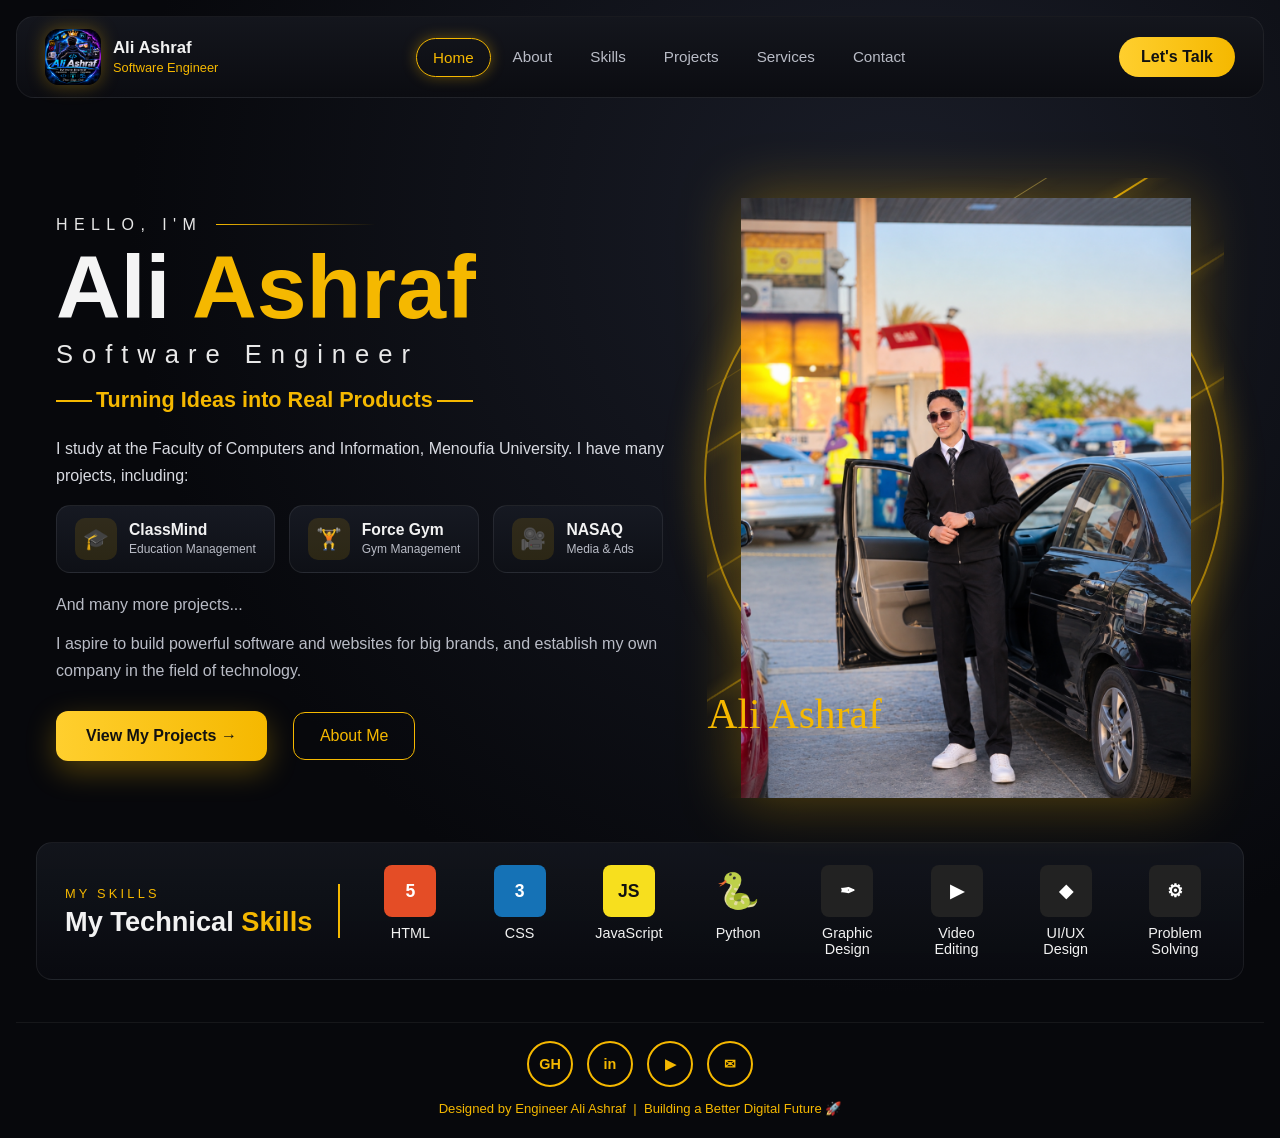
<file: index.html>
<!DOCTYPE html>
<html lang="en">
<head>
  <meta charset="UTF-8">
  <meta name="viewport" content="width=device-width, initial-scale=1.0">
  <title>Home | Ali Ashraf</title>
  <link rel="stylesheet" href="style.css">
</head>
<body>
  <header id="site-header"></header>

  <main class="page">
    <section class="hero">
      <div class="hero-text">
        <p class="hello">HELLO, I'M</p>
        <h1 class="name"><span class="first">Ali</span> <span class="last">Ashraf</span></h1>
        <h2 class="role">Software Engineer</h2>
        <p class="tagline">Turning Ideas into Real Products</p>

        <p class="intro">
          I study at the Faculty of Computers and Information, Menoufia University.
          I have many projects, including:
        </p>

        <div class="project-chips">
          <a href="projects.html" class="chip">
            <span class="chip-icon">🎓</span>
            <span><strong>ClassMind</strong><small>Education Management</small></span>
          </a>
          <a href="projects.html" class="chip">
            <span class="chip-icon">🏋️</span>
            <span><strong>Force Gym</strong><small>Gym Management</small></span>
          </a>
          <a href="projects.html" class="chip">
            <span class="chip-icon">🎥</span>
            <span><strong>NASAQ</strong><small>Media &amp; Ads</small></span>
          </a>
        </div>

        <p class="more">And many more projects...</p>
        <p class="aspire">
          I aspire to build powerful software and websites for big brands,
          and establish my own company in the field of technology.
        </p>

        <div class="hero-actions">
          <a href="projects.html" class="btn-primary">View My Projects →</a>
          <a href="about.html" class="btn-ghost">About Me</a>
        </div>
      </div>

      <div class="hero-visual">
        <div class="glow-blob" style="top: 30%; right: 10%;"></div>
        <div class="glow-ring r1"></div>
        <div class="glow-ring r2"></div>
        <div class="gold-lines">
          <span></span><span></span><span></span><span></span><span></span>
        </div>
        <img class="hero-photo" src="assets/ali-cutout.png" alt="Ali Ashraf">
        <div class="signature">Ali Ashraf</div>
      </div>
    </section>

    <section class="skills-strip panel reveal">
      <div class="section-label">
        <small>My Skills</small>
        <h3>My Technical <span>Skills</span></h3>
      </div>
      <div class="skill-list">
        <div class="skill"><div class="skill-icon html">5</div><span>HTML</span></div>
        <div class="skill"><div class="skill-icon css">3</div><span>CSS</span></div>
        <div class="skill"><div class="skill-icon js">JS</div><span>JavaScript</span></div>
        <div class="skill"><div class="skill-icon py">🐍</div><span>Python</span></div>
        <div class="skill"><div class="skill-icon">✒</div><span>Graphic<br>Design</span></div>
        <div class="skill"><div class="skill-icon">▶</div><span>Video<br>Editing</span></div>
        <div class="skill"><div class="skill-icon">◆</div><span>UI/UX<br>Design</span></div>
        <div class="skill"><div class="skill-icon">⚙</div><span>Problem<br>Solving</span></div>
      </div>
    </section>
  </main>

  <footer class="footer" id="site-footer"></footer>
  <script src="script.js"></script>
</body>
</html>
</file>
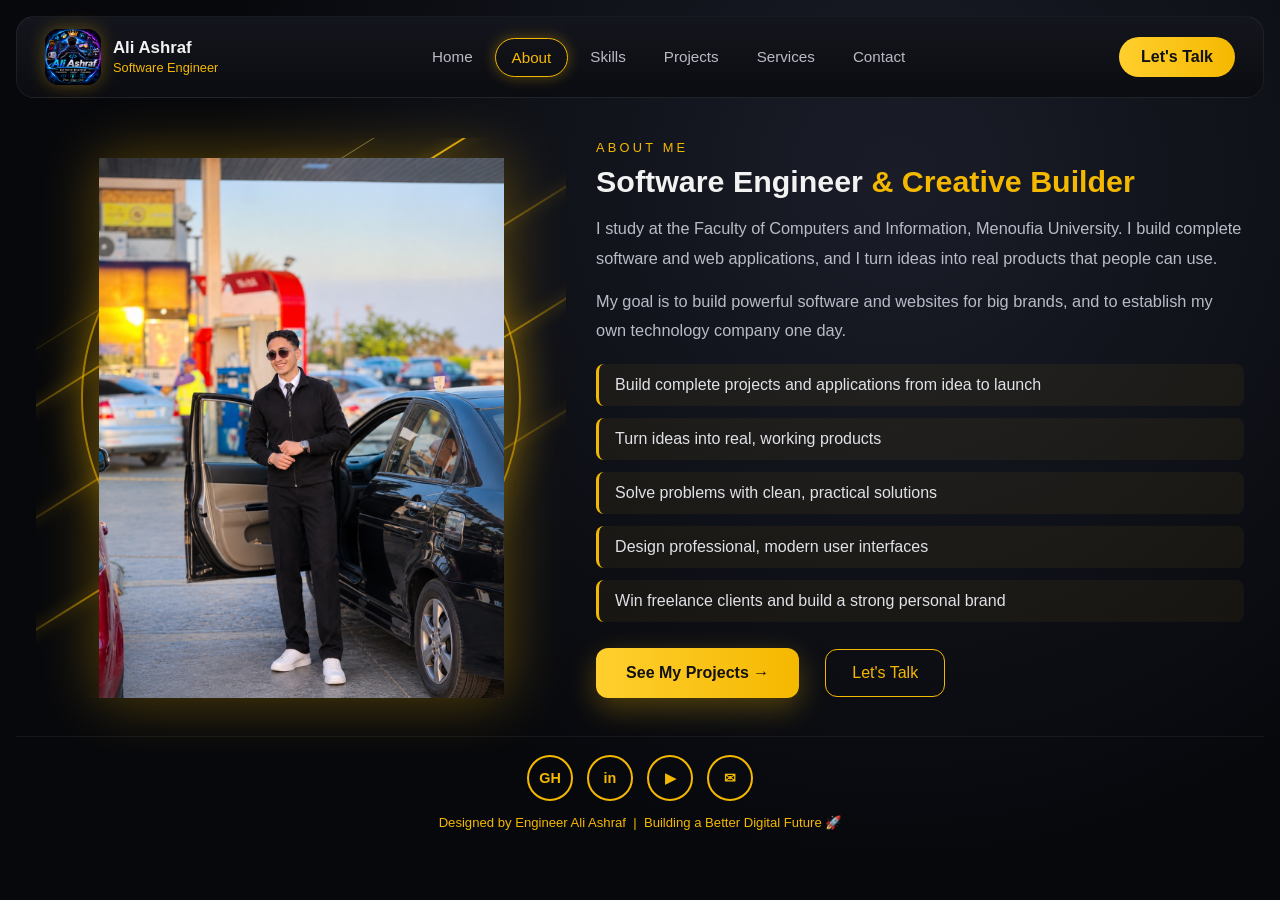
<file: about.html>
<!DOCTYPE html>
<html lang="en">
<head>
  <meta charset="UTF-8">
  <meta name="viewport" content="width=device-width, initial-scale=1.0">
  <title>About | Ali Ashraf</title>
  <link rel="stylesheet" href="style.css">
</head>
<body>
  <header id="site-header"></header>

  <main class="page">
    <section class="about-grid">
      <div class="about-photo reveal">
        <div class="glow-blob" style="bottom: 10%; left: 50%; transform: translateX(-50%);"></div>
        <div class="glow-ring r1"></div>
        <div class="glow-ring r2"></div>
        <div class="gold-lines">
          <span></span><span></span><span></span><span></span><span></span>
        </div>
        <img class="hero-photo" src="assets/ali-cutout.png" alt="Ali Ashraf">
      </div>

      <div class="about-text reveal">
        <div class="section-label">
          <small>About Me</small>
        </div>
        <h3>Software Engineer <span>&amp; Creative Builder</span></h3>
        <p>
          I study at the Faculty of Computers and Information, Menoufia University.
          I build complete software and web applications, and I turn ideas into real products
          that people can use.
        </p>
        <p>
          My goal is to build powerful software and websites for big brands, and to establish
          my own technology company one day.
        </p>

        <ul class="about-list">
          <li>Build complete projects and applications from idea to launch</li>
          <li>Turn ideas into real, working products</li>
          <li>Solve problems with clean, practical solutions</li>
          <li>Design professional, modern user interfaces</li>
          <li>Win freelance clients and build a strong personal brand</li>
        </ul>

        <div class="hero-actions" style="margin-top: 26px;">
          <a href="projects.html" class="btn-primary">See My Projects →</a>
          <a href="contact.html" class="btn-ghost">Let's Talk</a>
        </div>
      </div>
    </section>
  </main>

  <footer class="footer" id="site-footer"></footer>
  <script src="script.js"></script>
</body>
</html>
</file>
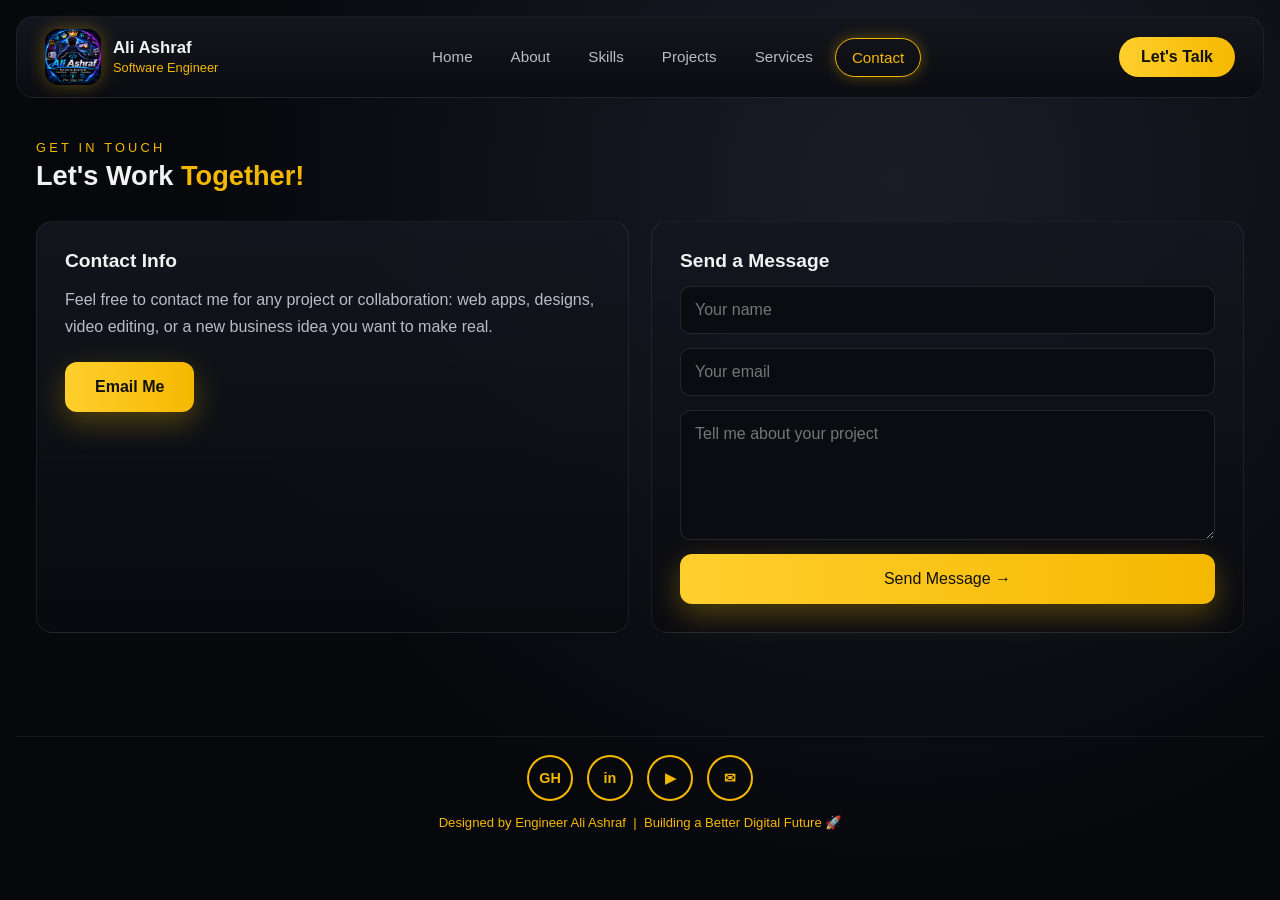
<file: contact.html>
<!DOCTYPE html>
<html lang="en">
<head>
  <meta charset="UTF-8">
  <meta name="viewport" content="width=device-width, initial-scale=1.0">
  <title>Contact | Ali Ashraf</title>
  <link rel="stylesheet" href="style.css">
</head>
<body>
  <header id="site-header"></header>

  <main class="page">
    <div class="section-label reveal">
      <small>Get in Touch</small>
      <h3>Let's Work <span>Together!</span></h3>
    </div>

    <div class="contact-grid">
      <div class="panel contact-info reveal">
        <h4>Contact Info</h4>
        <p>
          Feel free to contact me for any project or collaboration: web apps, designs,
          video editing, or a new business idea you want to make real.
        </p>
        <div class="hero-actions" style="margin-top:22px;">
          <a href="mailto:ly7444743@gmail.com" class="btn-primary">Email Me</a>
        </div>
      </div>

      <div class="panel contact-form-box reveal">
        <h4>Send a Message</h4>
        <form class="contact-form" id="contactForm" data-to="ly7444743@gmail.com">
          <input type="text" name="name" placeholder="Your name" required>
          <input type="email" name="email" placeholder="Your email" required>
          <textarea name="message" placeholder="Tell me about your project" required></textarea>
          <button type="submit" class="btn-primary">Send Message →</button>
        </form>
      </div>
    </div>
  </main>

  <footer class="footer" id="site-footer"></footer>
  <script src="script.js"></script>
</body>
</html>
</file>
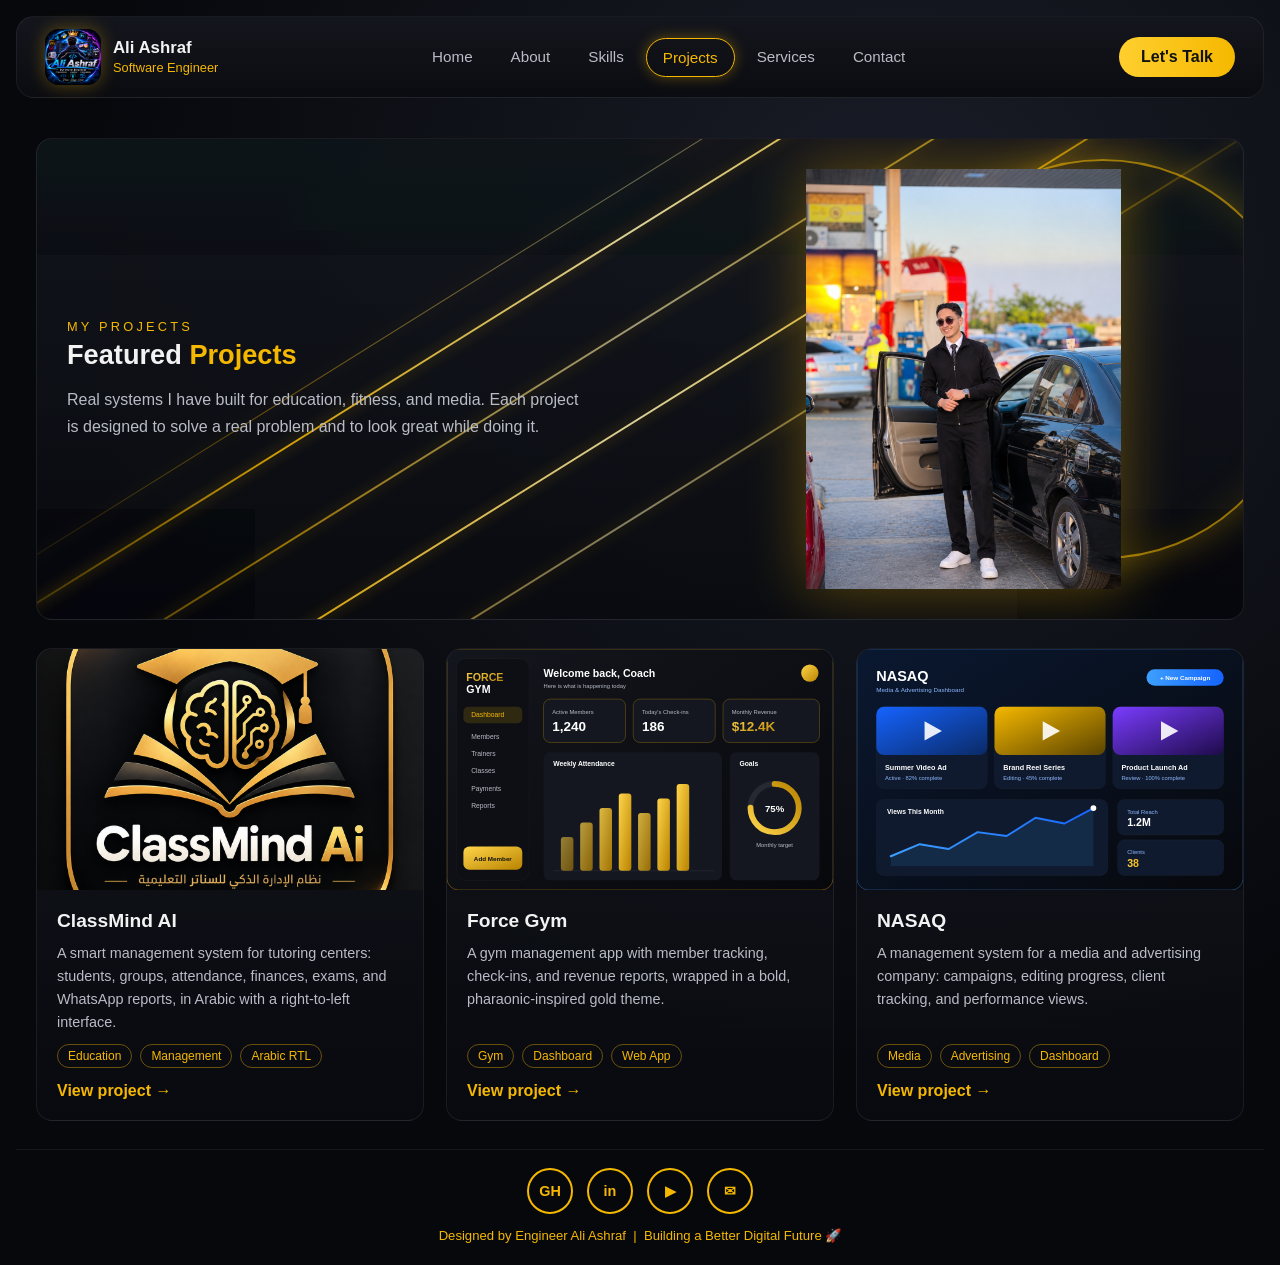
<file: projects.html>
<!DOCTYPE html>
<html lang="en">
<head>
  <meta charset="UTF-8">
  <meta name="viewport" content="width=device-width, initial-scale=1.0">
  <title>Projects | Ali Ashraf</title>
  <link rel="stylesheet" href="style.css">
</head>
<body>
  <header id="site-header"></header>

  <main class="page">
    <section class="projects-hero panel reveal">
      <div class="gold-lines">
        <span></span><span></span><span></span><span></span><span></span>
      </div>
      <div class="glow-ring r1" style="width:400px;height:400px;top:20px;right:-60px;"></div>
      <div class="hero-text" style="position:relative;z-index:1;">
        <div class="section-label">
          <small>My Projects</small>
          <h3>Featured <span>Projects</span></h3>
        </div>
        <p>
          Real systems I have built for education, fitness, and media. Each project is designed
          to solve a real problem and to look great while doing it.
        </p>
      </div>
      <div class="hero-visual" style="height:420px;">
        <img class="hero-photo" src="assets/ali-cutout.png" alt="Ali Ashraf">
      </div>
    </section>

    <div class="project-grid">
      <article class="panel project-card reveal">
        <div class="project-media">
          <img src="assets/classmind-logo.png" alt="ClassMind AI logo">
        </div>
        <div class="project-body">
          <h4>ClassMind AI</h4>
          <p>
            A smart management system for tutoring centers: students, groups, attendance,
            finances, exams, and WhatsApp reports, in Arabic with a right-to-left interface.
          </p>
          <div class="tags"><span>Education</span><span>Management</span><span>Arabic RTL</span></div>
          <a href="#" class="project-link">View project →</a>
        </div>
      </article>

      <article class="panel project-card reveal">
        <div class="project-media">
          <img src="assets/forcegym.svg" alt="Force Gym dashboard">
        </div>
        <div class="project-body">
          <h4>Force Gym</h4>
          <p>
            A gym management app with member tracking, check-ins, and revenue reports,
            wrapped in a bold, pharaonic-inspired gold theme.
          </p>
          <div class="tags"><span>Gym</span><span>Dashboard</span><span>Web App</span></div>
          <a href="#" class="project-link">View project →</a>
        </div>
      </article>

      <article class="panel project-card reveal">
        <div class="project-media">
          <img src="assets/nasaq.svg" alt="NASAQ media dashboard">
        </div>
        <div class="project-body">
          <h4>NASAQ</h4>
          <p>
            A management system for a media and advertising company: campaigns, editing
            progress, client tracking, and performance views.
          </p>
          <div class="tags"><span>Media</span><span>Advertising</span><span>Dashboard</span></div>
          <a href="#" class="project-link">View project →</a>
        </div>
      </article>
    </div>
  </main>

  <footer class="footer" id="site-footer"></footer>
  <script src="script.js"></script>
</body>
</html>
</file>
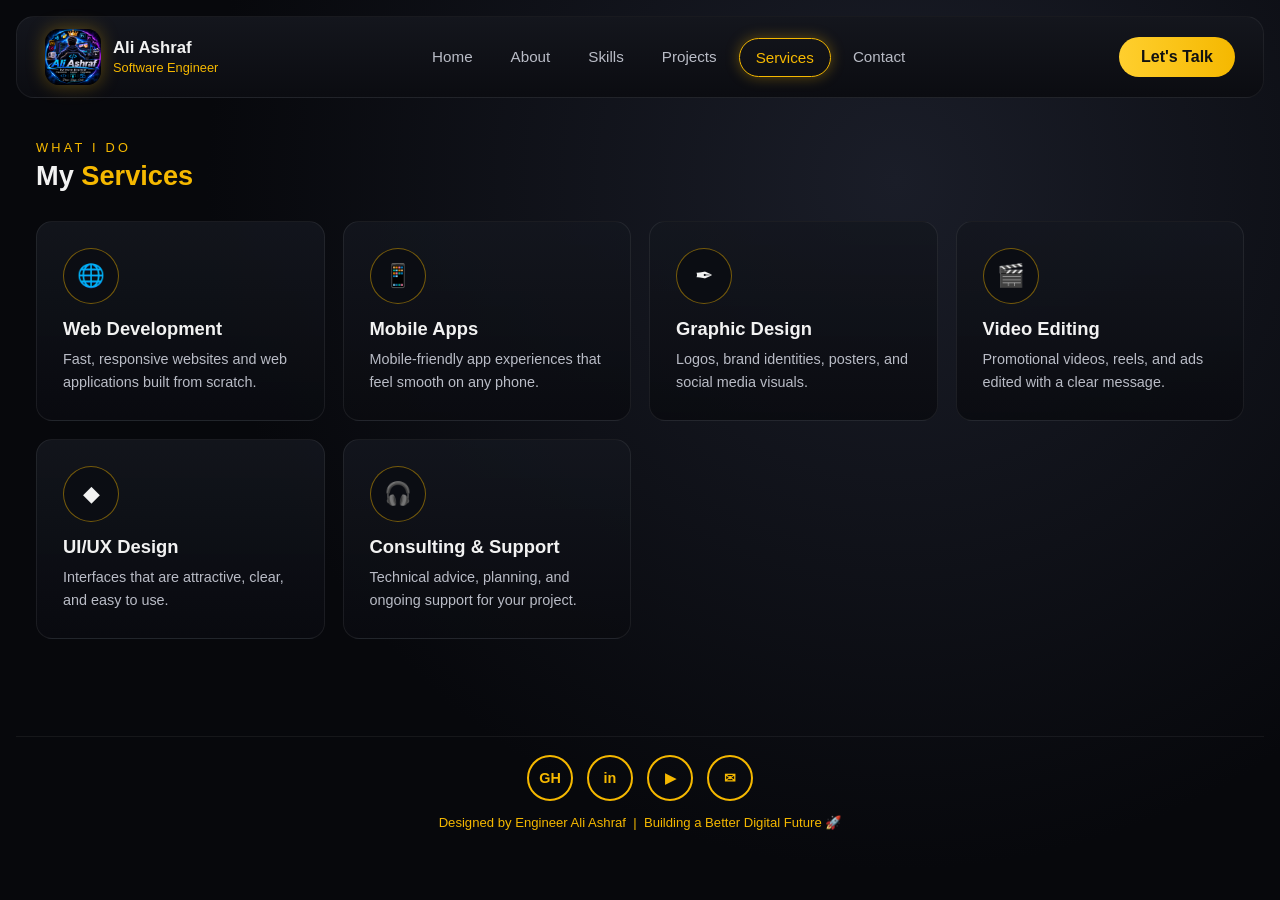
<file: services.html>
<!DOCTYPE html>
<html lang="en">
<head>
  <meta charset="UTF-8">
  <meta name="viewport" content="width=device-width, initial-scale=1.0">
  <title>Services | Ali Ashraf</title>
  <link rel="stylesheet" href="style.css">
</head>
<body>
  <header id="site-header"></header>

  <main class="page">
    <div class="section-label reveal">
      <small>What I Do</small>
      <h3>My <span>Services</span></h3>
    </div>

    <div class="service-grid">
      <article class="panel service-card reveal">
        <div class="s-icon">🌐</div>
        <h4>Web Development</h4>
        <p>Fast, responsive websites and web applications built from scratch.</p>
      </article>
      <article class="panel service-card reveal">
        <div class="s-icon">📱</div>
        <h4>Mobile Apps</h4>
        <p>Mobile-friendly app experiences that feel smooth on any phone.</p>
      </article>
      <article class="panel service-card reveal">
        <div class="s-icon">✒</div>
        <h4>Graphic Design</h4>
        <p>Logos, brand identities, posters, and social media visuals.</p>
      </article>
      <article class="panel service-card reveal">
        <div class="s-icon">🎬</div>
        <h4>Video Editing</h4>
        <p>Promotional videos, reels, and ads edited with a clear message.</p>
      </article>
      <article class="panel service-card reveal">
        <div class="s-icon">◆</div>
        <h4>UI/UX Design</h4>
        <p>Interfaces that are attractive, clear, and easy to use.</p>
      </article>
      <article class="panel service-card reveal">
        <div class="s-icon">🎧</div>
        <h4>Consulting &amp; Support</h4>
        <p>Technical advice, planning, and ongoing support for your project.</p>
      </article>
    </div>
  </main>

  <footer class="footer" id="site-footer"></footer>
  <script src="script.js"></script>
</body>
</html>
</file>
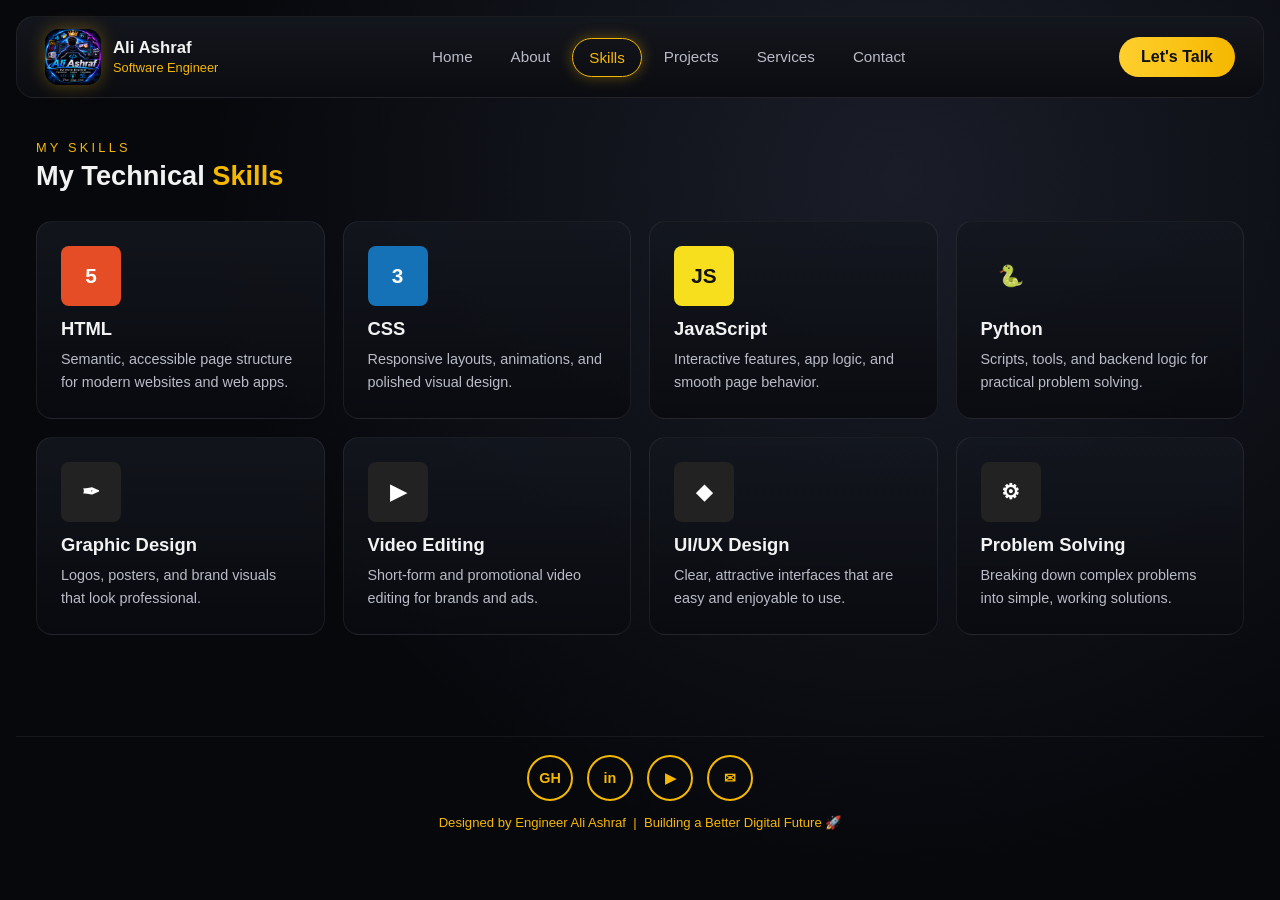
<file: skills.html>
<!DOCTYPE html>
<html lang="en">
<head>
  <meta charset="UTF-8">
  <meta name="viewport" content="width=device-width, initial-scale=1.0">
  <title>Skills | Ali Ashraf</title>
  <link rel="stylesheet" href="style.css">
</head>
<body>
  <header id="site-header"></header>

  <main class="page">
    <div class="section-label reveal">
      <small>My Skills</small>
      <h3>My Technical <span>Skills</span></h3>
    </div>

    <div class="skill-cards">
      <article class="panel skill-card reveal">
        <div class="skill-icon html">5</div>
        <h4>HTML</h4>
        <p>Semantic, accessible page structure for modern websites and web apps.</p>
      </article>
      <article class="panel skill-card reveal">
        <div class="skill-icon css">3</div>
        <h4>CSS</h4>
        <p>Responsive layouts, animations, and polished visual design.</p>
      </article>
      <article class="panel skill-card reveal">
        <div class="skill-icon js">JS</div>
        <h4>JavaScript</h4>
        <p>Interactive features, app logic, and smooth page behavior.</p>
      </article>
      <article class="panel skill-card reveal">
        <div class="skill-icon py">🐍</div>
        <h4>Python</h4>
        <p>Scripts, tools, and backend logic for practical problem solving.</p>
      </article>
      <article class="panel skill-card reveal">
        <div class="skill-icon">✒</div>
        <h4>Graphic Design</h4>
        <p>Logos, posters, and brand visuals that look professional.</p>
      </article>
      <article class="panel skill-card reveal">
        <div class="skill-icon">▶</div>
        <h4>Video Editing</h4>
        <p>Short-form and promotional video editing for brands and ads.</p>
      </article>
      <article class="panel skill-card reveal">
        <div class="skill-icon">◆</div>
        <h4>UI/UX Design</h4>
        <p>Clear, attractive interfaces that are easy and enjoyable to use.</p>
      </article>
      <article class="panel skill-card reveal">
        <div class="skill-icon">⚙</div>
        <h4>Problem Solving</h4>
        <p>Breaking down complex problems into simple, working solutions.</p>
      </article>
    </div>
  </main>

  <footer class="footer" id="site-footer"></footer>
  <script src="script.js"></script>
</body>
</html>
</file>
<file: style.css>
:root {
  --bg: #07080c;
  --panel: #0f1117;
  --panel-2: #14171f;
  --gold: #f5b800;
  --gold-soft: #ffd54a;
  --text: #f2f2f2;
  --muted: #b9bcc6;
  --border: rgba(245, 184, 0, 0.35);
}

* { box-sizing: border-box; margin: 0; padding: 0; }
html { scroll-behavior: smooth; }

body {
  font-family: "Segoe UI", "Inter", Arial, sans-serif;
  background: radial-gradient(circle at 70% 20%, #1a1d28 0%, var(--bg) 60%);
  color: var(--text);
  min-height: 100vh;
  max-width: 1440px;
  margin: 0 auto;
  padding: 16px 16px 0;
  overflow-x: hidden;
}

a { color: inherit; text-decoration: none; }
img { display: block; max-width: 100%; }

/* ---------- PAGE TRANSITION ---------- */
.page-overlay {
  position: fixed;
  inset: 0;
  z-index: 999;
  background: linear-gradient(135deg, #14161d, #07080c);
  display: grid;
  place-items: center;
  transform: translateY(-101%);
  transition: transform 0.6s cubic-bezier(0.7, 0, 0.2, 1);
  pointer-events: none;
}
.page-overlay.cover {
  transform: translateY(0);
  pointer-events: all;
}
.page-overlay::after {
  content: "";
  position: absolute;
  bottom: 0; left: 0; right: 0;
  height: 3px;
  background: linear-gradient(90deg, transparent, var(--gold), transparent);
}
.overlay-logo {
  width: min(360px, 70vw);
  height: auto;
  border-radius: 24px;
  box-shadow: 0 0 60px rgba(245, 184, 0, 0.35);
  animation: pulse 1.4s ease-in-out infinite;
}

/* ---------- NAVBAR ---------- */
.navbar {
  display: flex;
  align-items: center;
  justify-content: space-between;
  gap: 16px;
  padding: 12px 28px;
  background: linear-gradient(180deg, #14161d, #0b0c11);
  border: 1px solid rgba(255, 255, 255, 0.06);
  border-radius: 18px;
  position: relative;
  z-index: 50;
}
.brand { display: flex; align-items: center; gap: 12px; }
.logo {
  width: 56px;
  height: 56px;
  border-radius: 14px;
  object-fit: cover;
  cursor: zoom-in;
  box-shadow: 0 0 18px rgba(245, 184, 0, 0.35);
  transition: transform 0.25s;
}
.logo:hover { transform: scale(1.08); }

.lightbox {
  position: fixed;
  inset: 0;
  z-index: 1000;
  background: rgba(0, 0, 0, 0.85);
  display: grid;
  place-items: center;
  opacity: 0;
  pointer-events: none;
  transition: opacity 0.3s;
  cursor: zoom-out;
}
.lightbox.open { opacity: 1; pointer-events: all; }
.lightbox img {
  width: min(560px, 86vw);
  height: auto;
  border-radius: 28px;
  box-shadow: 0 0 80px rgba(245, 184, 0, 0.35);
  transform: scale(0.9);
  transition: transform 0.35s cubic-bezier(0.2, 0.8, 0.2, 1);
}
.lightbox.open img { transform: scale(1); }
.lightbox-close {
  position: absolute;
  top: 20px; right: 24px;
  background: none;
  border: 1px solid var(--gold);
  color: var(--gold);
  width: 44px; height: 44px;
  border-radius: 50%;
  font-size: 1.6rem;
  cursor: pointer;
}
.brand-text strong { display: block; font-size: 1.05rem; }
.brand-text small { color: var(--gold); font-size: 0.8rem; }

.nav-links { display: flex; gap: 6px; }
.nav-links a {
  padding: 10px 16px;
  border-radius: 999px;
  color: var(--muted);
  font-size: 0.95rem;
  transition: 0.25s;
  position: relative;
}
.nav-links a:hover { color: var(--gold); }
.nav-links a.active {
  color: var(--gold);
  border: 1px solid var(--gold);
  box-shadow: 0 0 14px rgba(245, 184, 0, 0.35);
}

.btn-talk {
  background: linear-gradient(90deg, #ffcf2e, var(--gold));
  color: #111;
  font-weight: 700;
  padding: 11px 22px;
  border-radius: 999px;
  white-space: nowrap;
  transition: 0.25s;
}
.btn-talk:hover { transform: translateY(-2px); box-shadow: 0 8px 20px rgba(245, 184, 0, 0.4); }

.menu-toggle {
  display: none;
  background: none;
  border: none;
  cursor: pointer;
  flex-direction: column;
  gap: 5px;
}
.menu-toggle span { width: 24px; height: 2px; background: var(--gold); display: block; }

/* ---------- GOLD LINES (animated, behind photos) ---------- */
.gold-lines {
  position: absolute;
  inset: 0;
  overflow: hidden;
  pointer-events: none;
  z-index: 0;
}
.gold-lines span {
  position: absolute;
  height: 2px;
  width: 140%;
  left: -20%;
  background: linear-gradient(90deg, transparent, var(--gold), #fff3b0, var(--gold), transparent);
  box-shadow: 0 0 14px rgba(245, 184, 0, 0.7);
  transform: rotate(-32deg);
  opacity: 0.85;
  animation: sweep 6s ease-in-out infinite;
}
.gold-lines span:nth-child(1) { top: 18%; animation-delay: 0s; }
.gold-lines span:nth-child(2) { top: 38%; animation-delay: 0.8s; opacity: 0.6; }
.gold-lines span:nth-child(3) { top: 58%; animation-delay: 1.6s; }
.gold-lines span:nth-child(4) { top: 78%; animation-delay: 2.4s; opacity: 0.5; }
.gold-lines span:nth-child(5) { top: 8%;  animation-delay: 3.2s; opacity: 0.4; height: 1px; }

.glow-ring {
  position: absolute;
  border-radius: 50%;
  border: 2px solid rgba(245, 184, 0, 0.6);
  box-shadow: 0 0 40px rgba(245, 184, 0, 0.3), inset 0 0 40px rgba(245, 184, 0, 0.12);
  animation: spin 24s linear infinite;
  z-index: 0;
}
.glow-ring.r2 { border-color: rgba(245, 184, 0, 0.25); animation-direction: reverse; animation-duration: 34s; }

.glow-blob {
  position: absolute;
  width: 360px; height: 360px;
  border-radius: 50%;
  background: radial-gradient(circle, rgba(245, 184, 0, 0.35), transparent 70%);
  filter: blur(10px);
  animation: pulse 4s ease-in-out infinite;
  z-index: 0;
}

/* ---------- SECTIONS & BUTTONS ---------- */
.section-label small {
  color: var(--gold);
  letter-spacing: 0.25em;
  font-size: 0.8rem;
  text-transform: uppercase;
}
.section-label h3 { font-size: 1.7rem; margin-top: 4px; line-height: 1.2; }
.section-label h3 span { color: var(--gold); }

.btn-primary {
  background: linear-gradient(90deg, #ffcf2e, var(--gold));
  color: #111;
  font-weight: 700;
  padding: 16px 30px;
  border-radius: 12px;
  box-shadow: 0 10px 30px rgba(245, 184, 0, 0.3);
  transition: 0.25s;
  display: inline-block;
}
.btn-primary:hover { transform: translateY(-2px); }
.btn-ghost {
  border: 1px solid var(--gold);
  color: var(--gold);
  padding: 14px 26px;
  border-radius: 12px;
  transition: 0.25s;
  display: inline-block;
}
.btn-ghost:hover { background: var(--gold); color: #111; }

.panel {
  background: linear-gradient(180deg, rgba(20, 23, 31, 0.85), rgba(10, 11, 16, 0.9));
  border: 1px solid rgba(255, 255, 255, 0.07);
  border-radius: 16px;
}

/* ---------- PAGE LAYOUT ---------- */
.page { padding: 40px 20px 20px; min-height: 70vh; }

/* ---------- HOME HERO ---------- */
.hero {
  display: grid;
  grid-template-columns: 1.1fr 0.9fr;
  gap: 20px;
  padding: 40px 20px 30px;
  min-height: 580px;
  align-items: center;
}
.hello {
  letter-spacing: 0.4em;
  color: #e7e7e7;
  font-size: 1rem;
  display: flex;
  align-items: center;
  gap: 14px;
  animation: slideRight 0.8s ease both;
}
.hello::after {
  content: "";
  width: 160px; height: 1px;
  background: linear-gradient(90deg, var(--gold), transparent);
}
.name {
  font-size: clamp(3.2rem, 7vw, 5.6rem);
  font-weight: 800;
  line-height: 1.05;
  margin-top: 6px;
  animation: slideRight 0.9s 0.15s ease both;
}
.name .first { color: #f4f4f4; }
.name .last { color: var(--gold); }
.role {
  font-weight: 400;
  letter-spacing: 0.35em;
  font-size: 1.6rem;
  color: #e9e9e9;
  margin-top: 6px;
  animation: slideRight 0.9s 0.3s ease both;
}
.tagline {
  display: inline-block;
  margin: 18px 0 22px;
  color: var(--gold);
  font-size: 1.35rem;
  font-weight: 600;
  position: relative;
  padding: 0 40px;
  animation: fadeUp 0.9s 0.45s ease both;
}
.tagline::before, .tagline::after {
  content: ""; position: absolute; top: 50%; width: 36px; height: 2px; background: var(--gold);
}
.tagline::before { left: 0; }
.tagline::after { right: 0; }

.intro, .more, .aspire { color: var(--muted); line-height: 1.7; font-size: 1rem; margin-bottom: 12px; }
.intro { color: #d9dbe2; }

.project-chips { display: flex; gap: 14px; flex-wrap: wrap; margin: 16px 0 18px; }
.chip {
  display: flex;
  align-items: center;
  gap: 12px;
  padding: 12px 18px;
  border-radius: 14px;
  background: linear-gradient(180deg, #161922, #0e1016);
  border: 1px solid rgba(255, 255, 255, 0.08);
  min-width: 170px;
  transition: 0.25s;
}
.chip:hover { border-color: var(--gold); transform: translateY(-3px); }
.chip strong { display: block; font-size: 0.98rem; }
.chip small { color: var(--muted); font-size: 0.75rem; }
.chip-icon {
  width: 42px; height: 42px;
  display: grid; place-items: center;
  border-radius: 10px;
  background: rgba(245, 184, 0, 0.12);
  font-size: 1.3rem;
}

.hero-actions { display: flex; align-items: center; gap: 26px; margin-top: 26px; flex-wrap: wrap; }
.play {
  width: 46px; height: 46px; border-radius: 50%;
  border: 2px solid var(--gold);
  display: grid; place-items: center; color: var(--gold);
}

/* Hero photo (cut-out, animated) */
.hero-visual {
  position: relative;
  height: 620px;
  display: flex;
  align-items: flex-end;
  justify-content: center;
}
.hero-visual .glow-ring.r1 { width: 520px; height: 520px; top: 40px; right: 0; }
.hero-visual .glow-ring.r2 { width: 440px; height: 440px; top: 80px; right: 40px; }
.hero-photo {
  position: relative;
  z-index: 2;
  height: 600px;
  width: auto;
  object-fit: contain;
  filter: drop-shadow(0 0 30px rgba(245, 184, 0, 0.35));
  animation: rise 1.2s 0.2s cubic-bezier(0.2, 0.8, 0.2, 1) both, float 6s 1.4s ease-in-out infinite;
}
.signature {
  position: absolute;
  left: 0;
  bottom: 60px;
  font-family: "Brush Script MT", "Segoe Script", cursive;
  font-size: 2.6rem;
  color: var(--gold);
  transform: rotate(-8deg);
  z-index: 3;
  animation: fadeUp 1s 1s ease both;
}

/* ---------- SKILLS ---------- */
.skills-strip {
  display: flex;
  align-items: center;
  gap: 30px;
  padding: 22px 28px;
  overflow-x: auto;
  margin: 14px 0;
}
.skills-strip .section-label {
  min-width: 190px;
  padding-right: 26px;
  border-right: 2px solid var(--gold);
}
.skill-list { display: flex; justify-content: space-between; flex: 1; gap: 10px; }
.skill {
  display: flex; flex-direction: column; align-items: center; gap: 8px;
  text-align: center; font-size: 0.9rem; min-width: 80px; transition: transform 0.25s;
}
.skill:hover { transform: translateY(-6px) scale(1.05); }
.skill-icon {
  width: 52px; height: 52px;
  display: grid; place-items: center;
  font-weight: 800; font-size: 1.1rem;
  border-radius: 8px; color: #fff; background: #222;
}
.skill-icon.html { background: #e44d26; }
.skill-icon.css { background: #1572b6; }
.skill-icon.js { background: #f7df1e; color: #111; }
.skill-icon.py { background: none; font-size: 2.2rem; }

/* Skills page cards */
.skill-cards {
  display: grid;
  grid-template-columns: repeat(auto-fit, minmax(230px, 1fr));
  gap: 18px;
  margin-top: 28px;
}
.skill-card {
  padding: 24px;
  transition: 0.3s;
}
.skill-card:hover { border-color: var(--gold); transform: translateY(-6px); }
.skill-card h4 { font-size: 1.15rem; margin: 12px 0 8px; }
.skill-card p { color: var(--muted); font-size: 0.9rem; line-height: 1.6; }
.skill-card .skill-icon { width: 60px; height: 60px; font-size: 1.3rem; }

/* ---------- PROJECTS ---------- */
.projects-hero {
  position: relative;
  display: grid;
  grid-template-columns: 1fr 0.8fr;
  gap: 24px;
  align-items: center;
  padding: 30px;
  overflow: hidden;
  min-height: 460px;
}
.projects-hero .hero-visual { height: 420px; }
.projects-hero .hero-photo { height: 420px; animation: rise 1.2s 0.2s cubic-bezier(0.2, 0.8, 0.2, 1) both, float 6s 1.4s ease-in-out infinite; }
.projects-hero .section-label { position: relative; z-index: 1; }
.projects-hero p { color: var(--muted); margin-top: 14px; line-height: 1.7; max-width: 520px; }

.project-grid {
  display: grid;
  grid-template-columns: repeat(auto-fit, minmax(280px, 1fr));
  gap: 22px;
  margin-top: 28px;
}
.project-card {
  overflow: hidden;
  transition: 0.3s;
  display: flex;
  flex-direction: column;
}
.project-card:hover { border-color: var(--gold); transform: translateY(-6px); box-shadow: 0 16px 40px rgba(245, 184, 0, 0.15); }
.project-media {
  aspect-ratio: 16 / 10;
  background: #0b0c11;
  overflow: hidden;
  position: relative;
}
.project-media img { width: 100%; height: 100%; object-fit: cover; transition: transform 0.6s; }
.project-card:hover .project-media img { transform: scale(1.05); }
.project-body { padding: 20px; flex: 1; display: flex; flex-direction: column; gap: 10px; }
.project-body h4 { font-size: 1.2rem; }
.project-body p { color: var(--muted); font-size: 0.9rem; line-height: 1.6; flex: 1; }
.tags { display: flex; gap: 8px; flex-wrap: wrap; }
.tags span {
  font-size: 0.75rem;
  padding: 4px 10px;
  border-radius: 999px;
  border: 1px solid rgba(245, 184, 0, 0.4);
  color: var(--gold);
}
.project-link { color: var(--gold); font-weight: 600; margin-top: 4px; }

/* ---------- SERVICES ---------- */
.service-grid {
  display: grid;
  grid-template-columns: repeat(auto-fit, minmax(230px, 1fr));
  gap: 18px;
  margin-top: 28px;
}
.service-card { padding: 26px; transition: 0.3s; }
.service-card:hover { border-color: var(--gold); transform: translateY(-6px); }
.s-icon {
  width: 56px; height: 56px; border-radius: 50%;
  border: 1px solid rgba(245, 184, 0, 0.45);
  display: grid; place-items: center;
  font-size: 1.4rem; background: #0b0d13;
  margin-bottom: 14px;
}
.service-card h4 { font-size: 1.15rem; margin-bottom: 8px; }
.service-card p { color: var(--muted); font-size: 0.9rem; line-height: 1.6; }

/* ---------- ABOUT ---------- */
.about-grid {
  display: grid;
  grid-template-columns: 0.9fr 1.1fr;
  gap: 30px;
  align-items: center;
}
.about-photo {
  position: relative;
  height: 560px;
  display: flex;
  justify-content: center;
  align-items: flex-end;
}
.about-photo .hero-photo { height: 540px; }
.about-photo .glow-ring.r1 { width: 440px; height: 440px; top: 40px; left: 50%; transform: translateX(-50%); }
.about-photo .glow-ring.r2 { width: 380px; height: 380px; top: 70px; left: 50%; transform: translateX(-50%); }
.about-text p { color: var(--muted); line-height: 1.8; margin-top: 14px; font-size: 1.02rem; }
.about-text h3 { font-size: 1.9rem; margin-top: 6px; line-height: 1.25; }
.about-text h3 span { color: var(--gold); }
.about-list { list-style: none; margin-top: 18px; display: grid; gap: 12px; }
.about-list li {
  padding: 12px 16px;
  border-left: 3px solid var(--gold);
  background: rgba(245, 184, 0, 0.05);
  border-radius: 8px;
  color: #e0e2e8;
}

/* ---------- CONTACT ---------- */
.contact-grid {
  display: grid;
  grid-template-columns: 1fr 1fr;
  gap: 22px;
  margin-top: 28px;
}
.contact-info, .contact-form-box { padding: 28px; }
.contact-info h4, .contact-form-box h4 { font-size: 1.2rem; margin-bottom: 14px; }
.contact-info p { color: var(--muted); line-height: 1.7; }
.contact-form { display: grid; gap: 14px; }
.contact-form input, .contact-form textarea {
  width: 100%;
  padding: 14px;
  border-radius: 10px;
  border: 1px solid rgba(255, 255, 255, 0.1);
  background: #0b0c11;
  color: var(--text);
  font: inherit;
  transition: 0.25s;
}
.contact-form input:focus, .contact-form textarea:focus {
  outline: none;
  border-color: var(--gold);
  box-shadow: 0 0 0 3px rgba(245, 184, 0, 0.15);
}
.contact-form textarea { min-height: 130px; resize: vertical; }
.contact-form button { cursor: pointer; border: none; font: inherit; }

/* ---------- CONTACT STRIP (footer area) ---------- */
.footer {
  text-align: center;
  padding: 18px 10px 22px;
  color: var(--gold);
  font-size: 0.82rem;
  margin-top: 8px;
  border-top: 1px solid rgba(255, 255, 255, 0.06);
}
.footer-socials { display: flex; gap: 14px; justify-content: center; margin-bottom: 14px; }
.footer-socials a {
  width: 46px; height: 46px; border-radius: 50%;
  border: 2px solid var(--gold);
  display: grid; place-items: center;
  color: var(--gold); font-weight: 700; font-size: 0.9rem;
  transition: 0.25s;
}
.footer-socials a:hover { background: var(--gold); color: #111; }

/* ---------- ANIMATIONS ---------- */
.reveal { opacity: 0; transform: translateY(30px); transition: opacity 0.8s ease, transform 0.8s ease; }
.reveal.show { opacity: 1; transform: translateY(0); }

@keyframes sweep {
  0%, 100% { transform: translateX(-30px) rotate(-32deg); opacity: 0.3; }
  50% { transform: translateX(30px) rotate(-32deg); opacity: 1; }
}
@keyframes spin { to { transform: rotate(360deg); } }
@keyframes float {
  0%, 100% { transform: translateY(0); }
  50% { transform: translateY(-14px); }
}
@keyframes rise {
  from { opacity: 0; transform: translateY(80px) scale(0.96); }
  to { opacity: 1; transform: translateY(0) scale(1); }
}
@keyframes slideRight {
  from { opacity: 0; transform: translateX(-30px); }
  to { opacity: 1; transform: translateX(0); }
}
@keyframes fadeUp {
  from { opacity: 0; transform: translateY(20px); }
  to { opacity: 1; transform: translateY(0); }
}
@keyframes pulse {
  0%, 100% { opacity: 0.6; transform: scale(1); }
  50% { opacity: 1; transform: scale(1.06); }
}

/* ---------- RESPONSIVE ---------- */
@media (max-width: 1100px) {
  .hero, .projects-hero, .about-grid { grid-template-columns: 1fr; }
  .hero-visual { height: 520px; }
  .hero-photo { height: 500px; }
  .about-photo { height: 480px; }
  .about-photo .hero-photo { height: 460px; }
}

@media (max-width: 800px) {
  .nav-links {
    display: none;
    position: absolute;
    top: 76px; left: 16px; right: 16px;
    flex-direction: column;
    background: #0c0d12;
    border: 1px solid var(--border);
    border-radius: 14px;
    padding: 10px;
  }
  .nav-links.open { display: flex; }
  .menu-toggle { display: flex; }
  .btn-talk { display: none; }
  .name { font-size: 3rem; }
  .role { font-size: 1.1rem; }
  .hero-visual { height: 380px; }
  .hero-photo { height: 370px; }
  .skills-strip { flex-direction: column; align-items: stretch; }
  .skills-strip .section-label { border-right: none; border-bottom: 2px solid var(--gold); padding: 0 0 12px; }
  .skill-list { flex-wrap: wrap; justify-content: center; }
  .contact-grid { grid-template-columns: 1fr; }
  .signature { display: none; }
}
</file>
